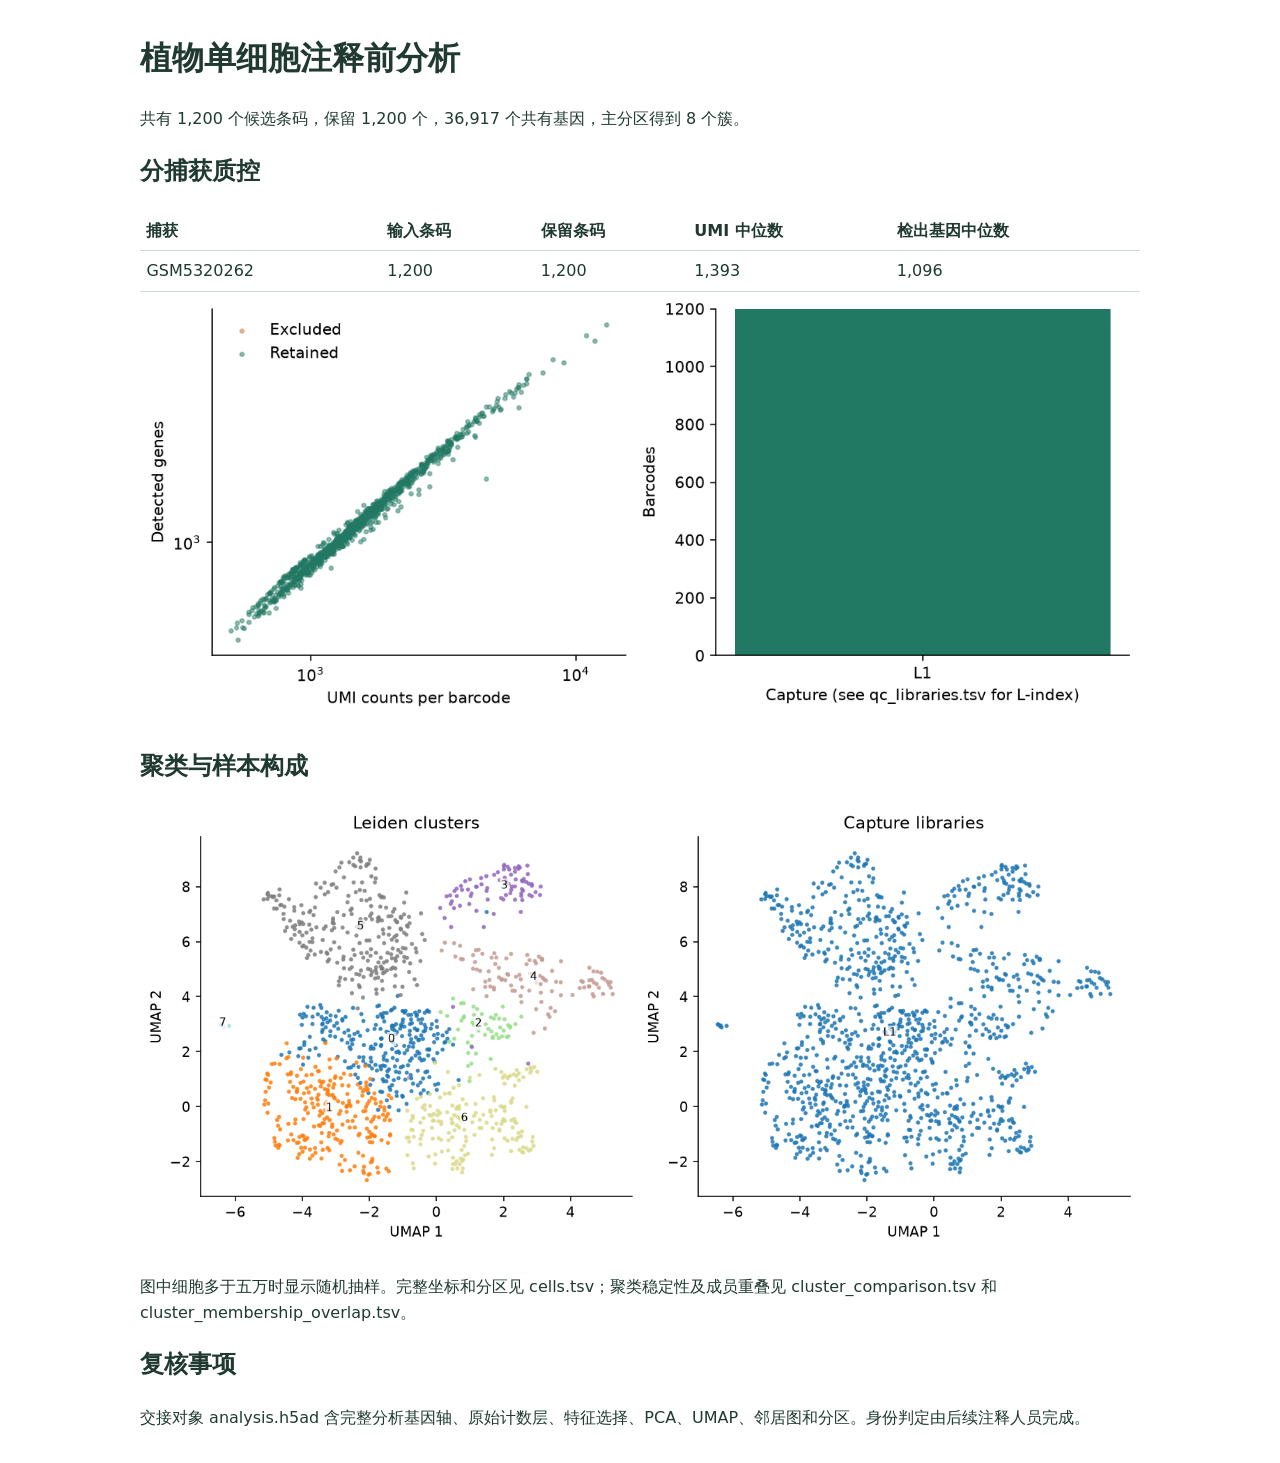
<file: share/demo/files/dceb6557e15b4b87/runs/073c9a6d94dd4def/results/report.html>
<!doctype html><html lang="zh-CN"><meta charset="utf-8"><title>注释前分析报告</title>
<style>body{font:16px/1.65 system-ui,sans-serif;max-width:1000px;margin:2em auto;padding:0 20px;color:#203a32}img{max-width:100%}table{border-collapse:collapse;width:100%}td,th{padding:.4em;text-align:left;border-bottom:1px solid #ccd8d1}p{line-height:1.6}</style>
<h1>植物单细胞注释前分析</h1><p>共有 1,200 个候选条码，保留 1,200 个，36,917 个共有基因，主分区得到 8 个簇。</p>
<h2>分捕获质控</h2><table><thead><tr><th>捕获</th><th>输入条码</th><th>保留条码</th><th>UMI 中位数</th><th>检出基因中位数</th></tr></thead><tbody><tr><td>GSM5320262</td><td>1,200</td><td>1,200</td><td>1,393</td><td>1,096</td></tr></tbody></table>
<img src="qc.png" alt="逐条码质控与各捕获保留数"><h2>聚类与样本构成</h2><img src="embedding.png" alt="UMAP 聚类和捕获分布"><p>图中细胞多于五万时显示随机抽样。完整坐标和分区见 cells.tsv；聚类稳定性及成员重叠见 cluster_comparison.tsv 和 cluster_membership_overlap.tsv。</p>
<h2>复核事项</h2><ul></ul><p>交接对象 analysis.h5ad 含完整分析基因轴、原始计数层、特征选择、PCA、UMAP、邻居图和分区。身份判定由后续注释人员完成。</p></html>
</file>
